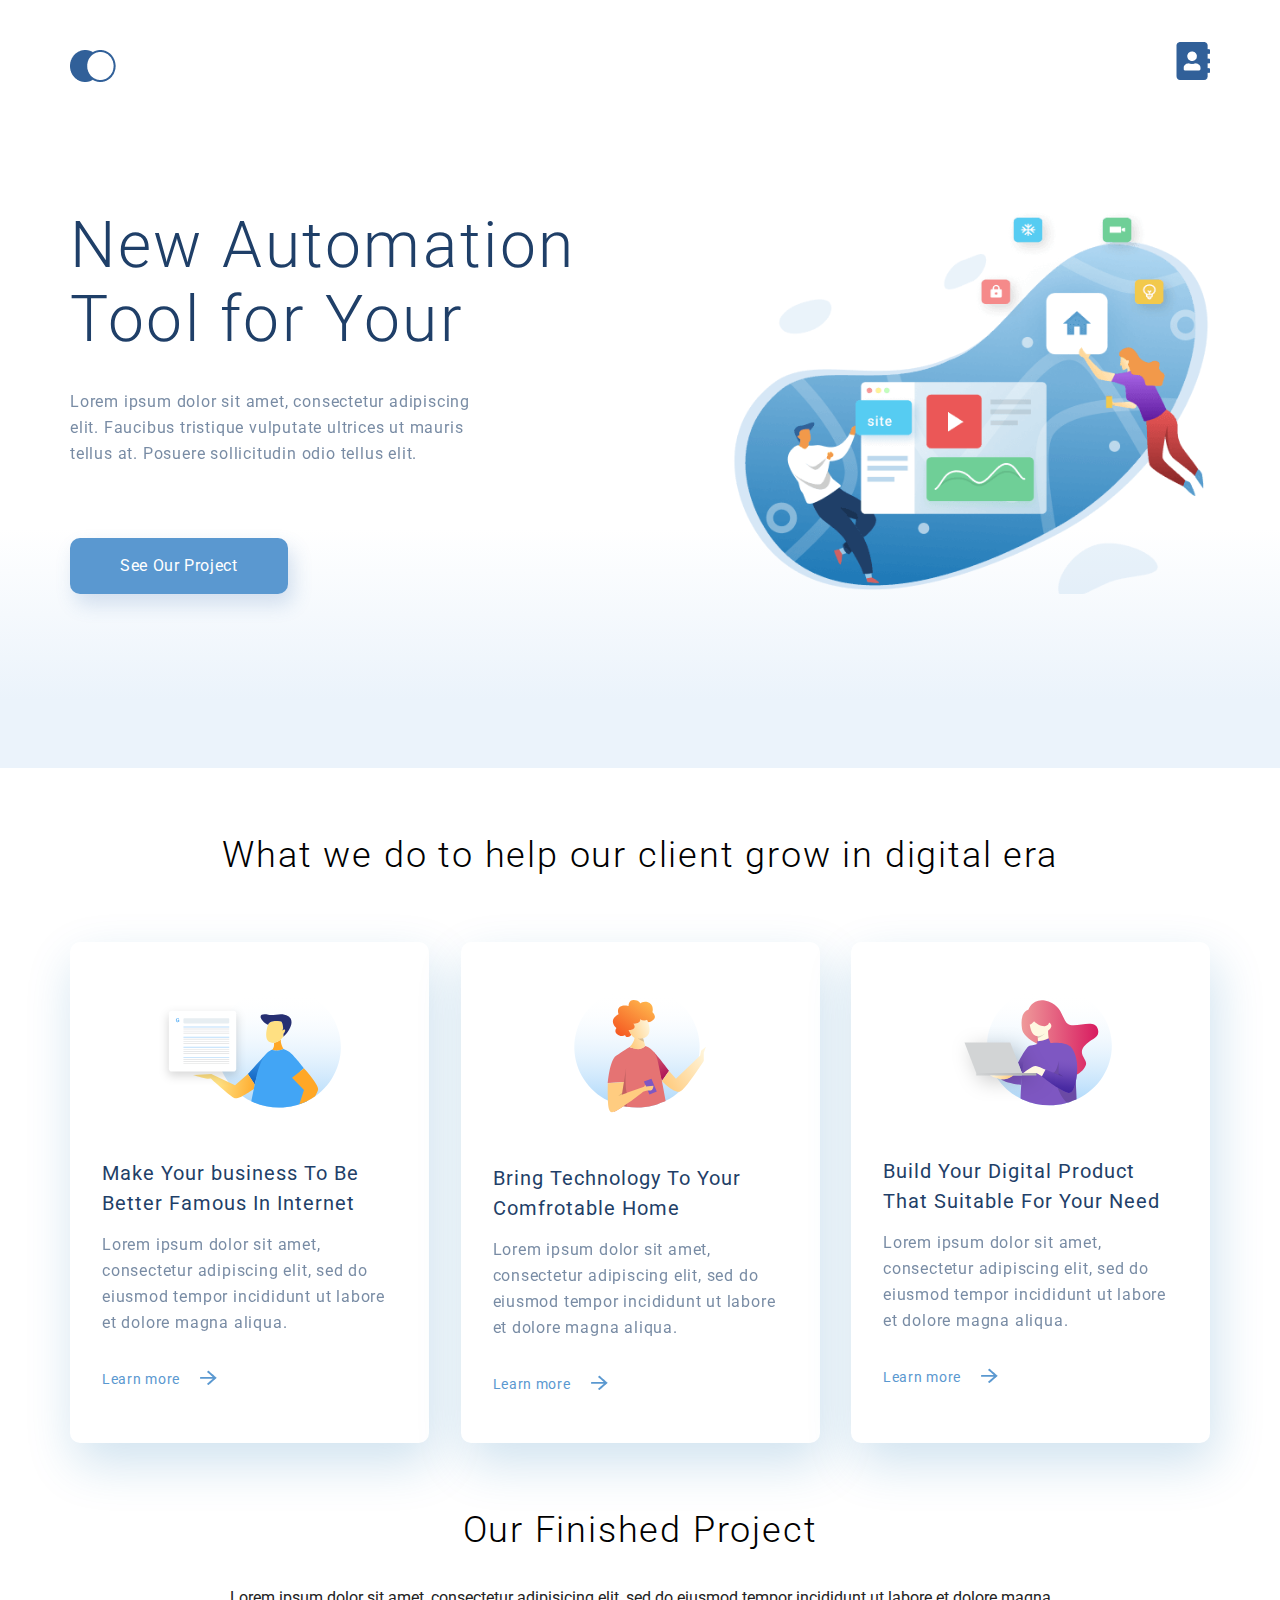
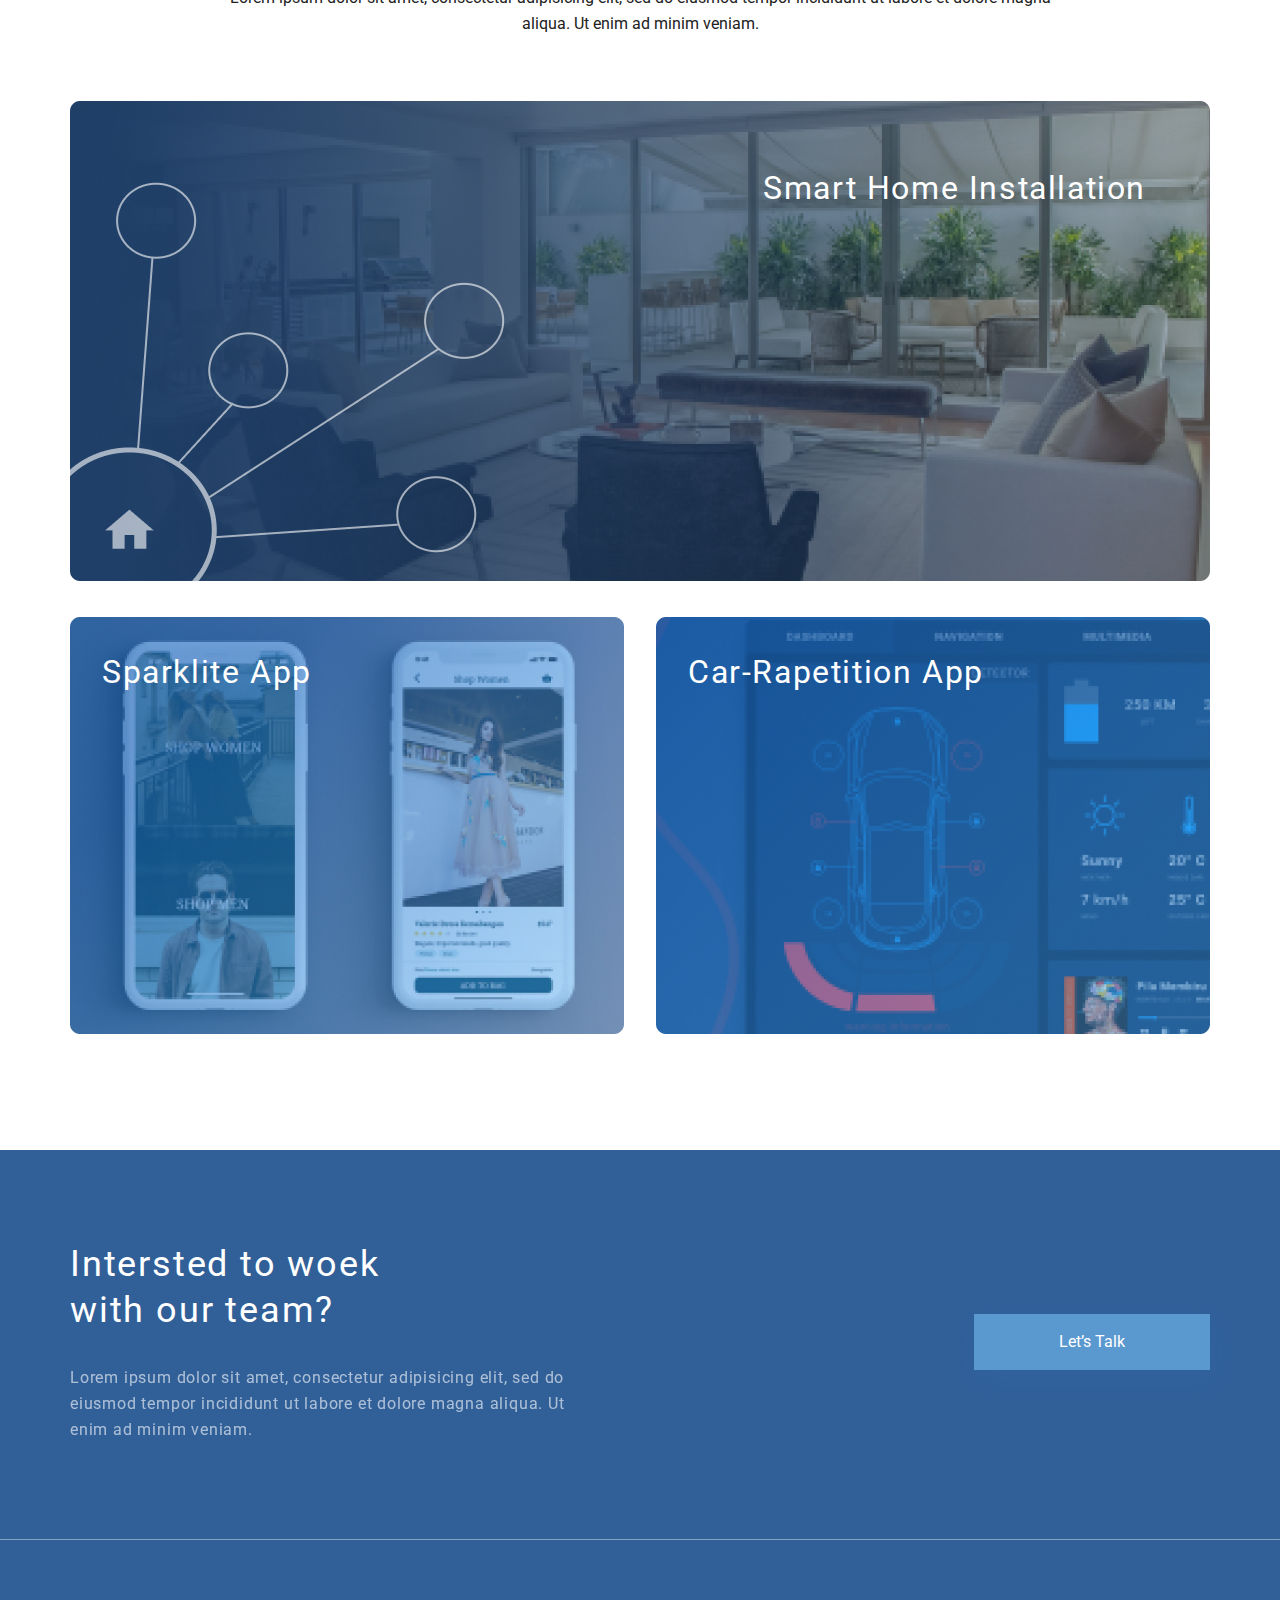
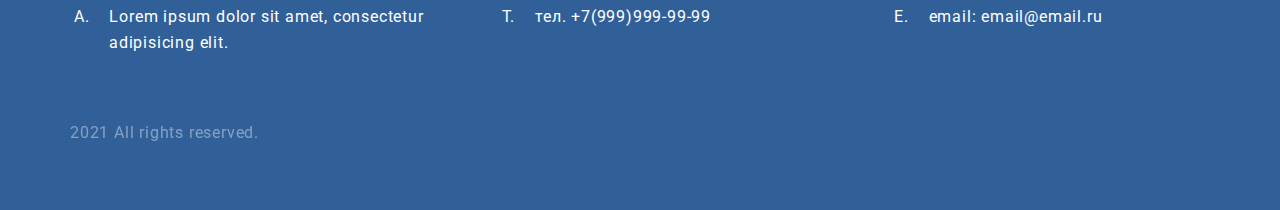
<file: index.html>
<!DOCTYPE html>
<html lang="en">

<head>
  <meta charset="UTF-8">
  <meta name="viewport" content="width=device-width, initial-scale=1.0">
  <title>ООО &laquo;Рога & Копыта&raquo;</title>
  <link rel="stylesheet" href="style.css">
  <link rel="preconnect" href="https://fonts.gstatic.com">
  <link href="https://fonts.googleapis.com/css2?family=Roboto:wght@300;400;700&display=swap" rel="stylesheet">
</head>

<body>
  <div class="top">
    <div class="container top__box">
      <ul class="header">
        <li><a href="index.html"><img src="img/logo.png" alt="logo"></a></li>
        <li><a href="contacts.html"><img src="img/address-book.png" alt="address-book"></a></li>
      </ul>
      <div class="top__info">
        <h1 class="top__heading">New Automation
          Tool for Your </h1>
        <p class="text top__text">Lorem ipsum dolor sit amet, consectetur adipiscing elit. Faucibus tristique vulputate
          ultrices ut mauris tellus at. Posuere sollicitudin odio tellus elit.</p>
        <a href="#" class="top__button">See Our Project</a>
      </div>
    </div>
  </div>

  <div class="what-we-do container">
    <h3 class="heading-h3">What we do to help our client grow in digital era</h3>
    <div class="cards">
      <div class="card">
        <img class="card__img" src="img/card-1.svg" alt="card-1">
        <h4 class="heading-h4">Make Your business To Be
          Better Famous In Internet</h4>
        <p class="text what-we-do_text">Lorem ipsum dolor sit amet, consectetur adipiscing elit, sed do eiusmod tempor
          incididunt ut labore et dolore magna aliqua. </p>
        <a href="#" class="card__link">Learn more <img src="img/vector.png" alt=""></a>
      </div>
      <div class="card">
        <img class="card__img" src="img/card-2.svg" alt="card-1">
        <h4 class="heading-h4">Bring Technology To Your
          Comfrotable Home</h4>
        <p class="text what-we-do_text">Lorem ipsum dolor sit amet, consectetur adipiscing elit, sed do eiusmod tempor
          incididunt ut
          labore et dolore magna aliqua. </p>
        <a href="#" class="card__link">Learn more <img src="img/vector.png" alt=""></a>
      </div>
      <div class="card">
        <img class="card__img" src="img/card-3.svg" alt="card-1">
        <h4 class="heading-h4">Build Your Digital Product
          That Suitable For Your Need</h4>
        <p class="text what-we-do_text">Lorem ipsum dolor sit amet, consectetur adipiscing elit, sed do eiusmod tempor
          incididunt ut
          labore et dolore magna aliqua. </p>
        <a href="#" class="card__link">Learn more <img src="img/vector.png" alt=""></a>
      </div>
    </div>
  </div>

  <div class="total container">
    <h3 class="heading-h3">Our Finished Project</h3>
    <p class="text text_total">Lorem ipsum dolor sit amet, consectetur adipisicing elit, sed do eiusmod tempor
      incididunt ut labore et dolore magna aliqua. Ut enim ad minim veniam.</p>
    <div class="total__item">
      <img class=total__img src="img/project-1.jpg" alt="photo">
      <p class="total__text">Smart Home Installation</p>
    </div>
    <div class="total__parent">
      <div class="total__item total__item_margin">
        <img class=total__img src="img/project-2.jpg" alt="photo">
        <p class="total__text total__item_text">Sparklite App</p>
      </div>
      <div class="total__item">
        <img class=total__img src="img/project-3.jpg" alt="photo">
        <p class="total__text total__item_text">Car-Rapetition App</p>
      </div>
    </div>
  </div>

  <div class="footer">
    <div class="footer__container container">
      <div class="footer__top">
        <h3 class="heading-h3 footer__heading-h3">Intersted to woek <br> with our team?</h3>
        <p class="text footer__top_text">Lorem ipsum dolor sit amet, consectetur adipisicing elit, sed do eiusmod tempor
          incididunt ut labore et dolore magna aliqua. Ut enim ad minim veniam.
        </p>
      </div>
      <a href="#" class="footer__button">Let’s&nbsp;Talk</a>
    </div>
    <hr>
    <div class="footer__bottom container">
      <ol class="footer__info">
        <li>Lorem ipsum dolor sit amet, consectetur adipisicing elit.</li>
        <li>тел. +7(999)999-99-99</li>
        <li>email: email@email.ru</li>
      </ol>
      <div class="footer__rite">
        <p class="text footer__rite_text">2021 All rights reserved.</p>
      </div>
    </div>
  </div>
</body>

</html>
</file>
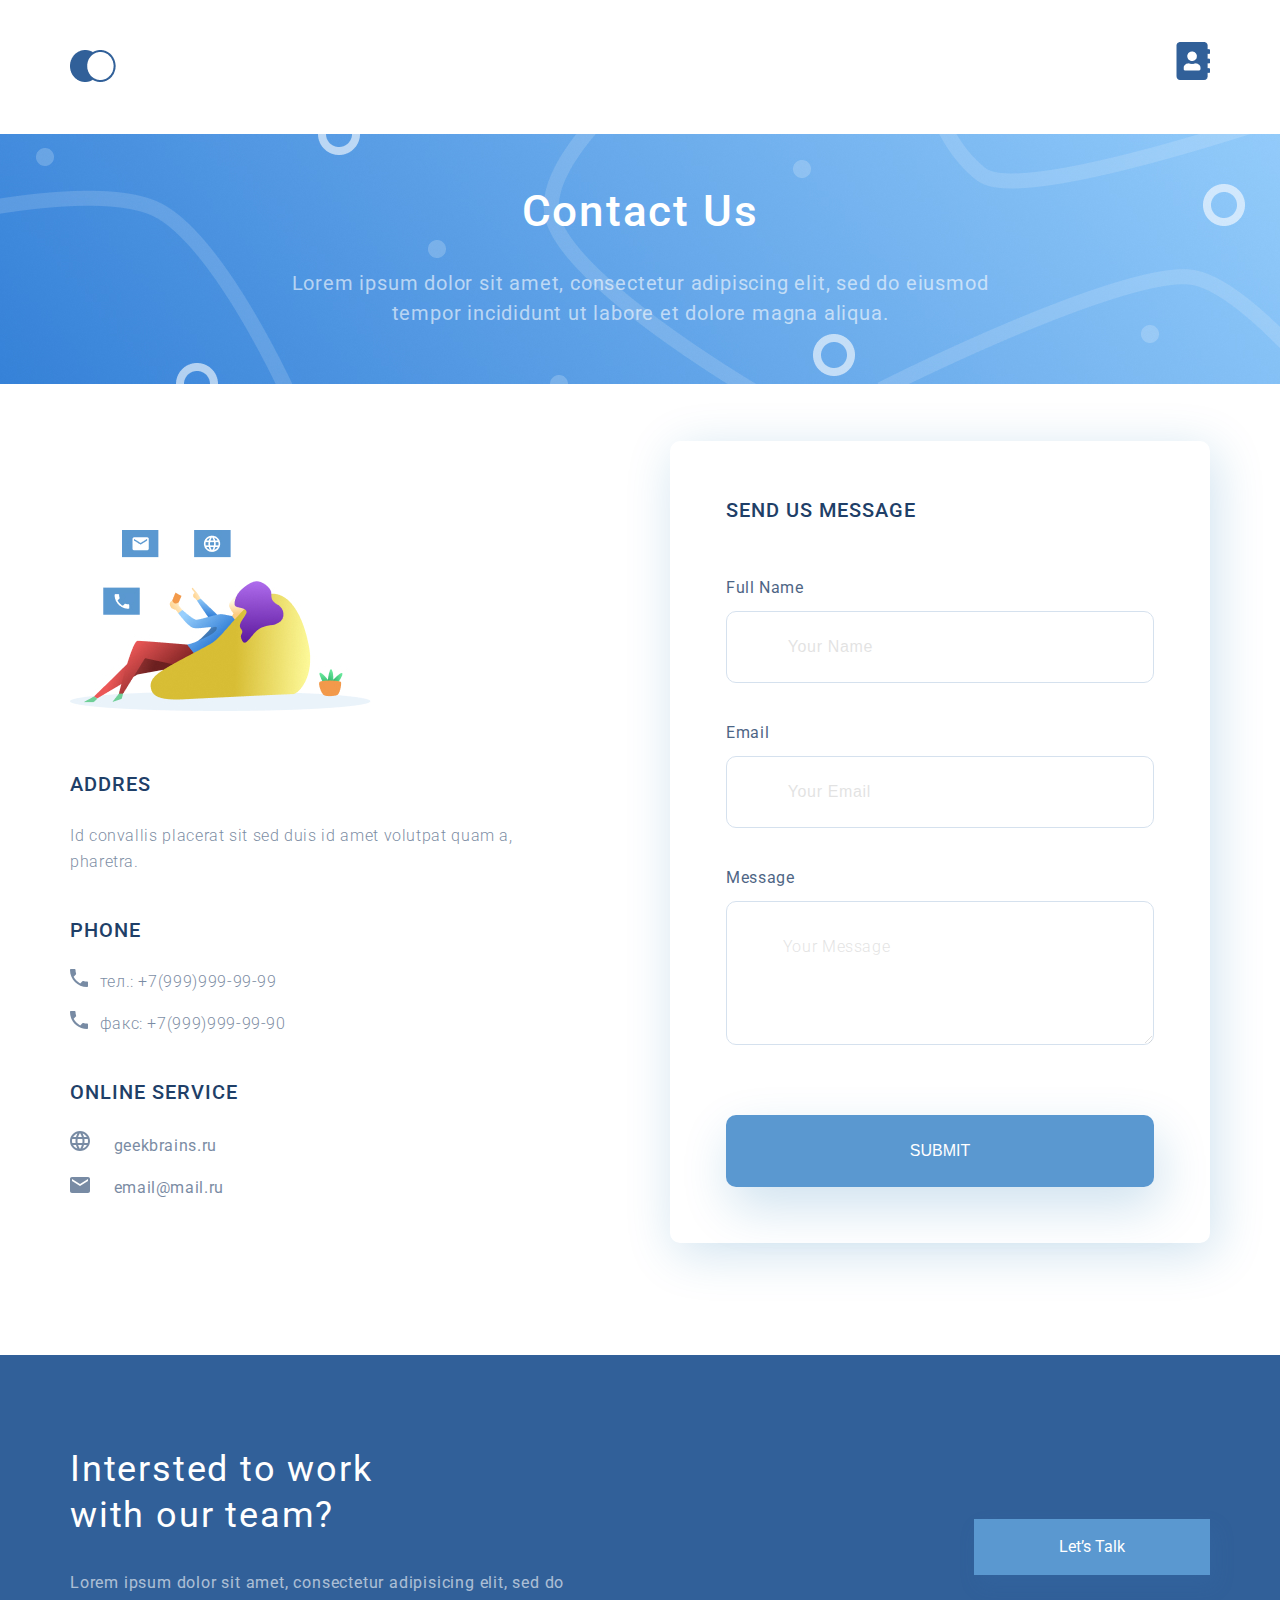
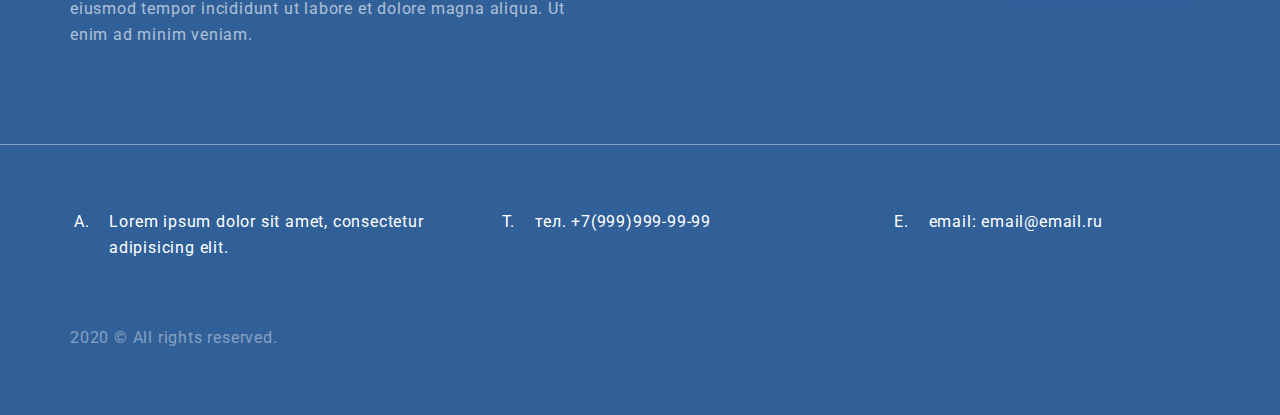
<file: contacts.html>
<!DOCTYPE html>
<html lang="en">

<head>
    <meta charset="UTF-8" />
    <meta http-equiv="X-UA-Compatible" content="IE=edge" />
    <meta name="viewport" content="width=device-width, initial-scale=1.0" />
    <title>ООО "Рога & Копыта"</title>
    <link rel="stylesheet" href="style.css">
    <link rel="preconnect" href="https://fonts.gstatic.com">
    <link href="https://fonts.googleapis.com/css2?family=Roboto:wght@300;400;500;700&display=swap" rel="stylesheet">
</head>

<body>
    <div class="contact_top">
        <div class="container">
            <ul class="header">
                <li><a href="index.html"><img src="img/logo.png" alt="logo"></a></li>
                <li><a href="contacts.html"><img src="img/address-book.png" alt="address-book"></a></li>
            </ul>
        </div>
        <div class="contact_top__heder">
            <div class="contact_top__info">
                <h2 class="heading-h2">Contact Us</h2>
                <p class="text contact_top__info-text">Lorem ipsum dolor sit amet, consectetur adipiscing elit, sed
                    do
                    eiusmod tempor incididunt ut labore et dolore magna aliqua. </p>
            </div>
        </div>
    </div>
    <form action="#" class="container main">
        <div class="contacts-info">
            <img class=contact_main__img src="img/contact-img.jpg" alt="Обратна сввязь">
            <h4 class="heading-h4 contacts-h4">ADDRES</h4>
            <p class="contact-text">Id convallis placerat sit sed duis id amet volutpat quam a, pharetra.</p>
            <h4 class="heading-h4 contacts-h4">PHONE</h4>
            <ul class="main__phone">
                <li class="contact-text"> тел.: +7(999)999-99-99</li>
                <li class="contact-text"> факс: +7(999)999-99-90</li>
            </ul>
            <h4 class="heading-h4 contacts-h4">ONLINE SERVICE</h4>
            <ul class="main__ul">
                <li class="contact-text contact-text-online">
                    <img class="li_img" src="img/world.svg" alt="img">
                    geekbrains.ru</li>
                <li class="contact-text contact-text-online">
                    <img class="li_img" src="img/mail.svg" alt="img">
                    email@mail.ru</li>
            </ul>
        </div>
        <div class="send-message">
            <h4 class="heading-h4 contacts-h4 contacts-h4__meed">SEND US MESSAGE</h4>
            <label class="inputText__name" for="text">Full Name</label>
            <input class="inputText " type="text" size="28" placeholder="
            Your Name">

            <label for="email">Email</label>
            <input class="inputText" type="email" size="33" placeholder="
            Your Email">

            <label for="textarea">Message</label>
            <textarea class="inputText inputText__area" rows="15" cols="38" name="textarea" placeholder="
            Your Message"></textarea>
            <button class="message_button" type="submit">submit</button>
        </div>
    </form>
    <div class="map__container_big">
        <script type="text/javascript" charset="utf-8" async
            src="https://api-maps.yandex.ru/services/constructor/1.0/js/?um=constructor%3A77b8a2f7bc6ad447eea1186fc65433d9a99421835d40efca292f19af7b0124b5&amp;width=100%25&amp;height=480&amp;lang=ru_RU&amp;scroll=true">
        </script>
    </div>
    <div class="map__container_med">
        <script type="text/javascript" charset="utf-8" async
            src="https://api-maps.yandex.ru/services/constructor/1.0/js/?um=constructor%3A77b8a2f7bc6ad447eea1186fc65433d9a99421835d40efca292f19af7b0124b5&amp;width=100%25&amp;height=392&amp;lang=ru_RU&amp;scroll=true">
        </script>
    </div>
    <div class="map__container_smoll">
        <script type="text/javascript" charset="utf-8" async
            src="https://api-maps.yandex.ru/services/constructor/1.0/js/?um=constructor%3A77b8a2f7bc6ad447eea1186fc65433d9a99421835d40efca292f19af7b0124b5&amp;width=100%25&amp;height=349&amp;lang=ru_RU&amp;scroll=true">
        </script>
    </div>
    <div class="footer">
        <div class="footer__container container">
            <div class="footer__top">
                <h3 class="heading-h3 footer__heading-h3">Intersted to work <br> with our team?</h3>
                <p class="text footer__top_text">Lorem ipsum dolor sit amet, consectetur adipisicing elit, sed do
                    eiusmod tempor
                    incididunt ut labore et dolore magna aliqua. Ut enim ad minim veniam.
                </p>
            </div>
            <a href="#" class="footer__button">Let’s&nbsp;Talk</a>
        </div>
        <hr>
        <div class="footer__bottom container">
            <ol class="footer__info">
                <li>Lorem ipsum dolor sit amet, consectetur adipisicing elit.</li>
                <li>тел. +7(999)999-99-99</li>
                <li>email: email@email.ru</li>
            </ol>
            <div class="footer__rite">
                <p class="text footer__rite_text">2020 © All rights reserved.</p>
            </div>
        </div>
    </div>
</body>

</html>
</file>
<file: style.css>
* {
    margin: 0;
    padding: 0;
}

body {
    font-family: Roboto;
    font-style: normal;
    font-weight: normal;
}

.text {
    font-size: 16px;
    line-height: 26px;
    color: #1F3F68;
    font-weight: 400;
}

.container {
    max-width: 1140px;
    margin: 0 auto;
}

.top {
    min-height: 768px;
    background: linear-gradient(0deg, #EBF3FB 8.84%, rgba(152, 195, 232, 0) 31.12%);
}

.header {
    display: flex;
    justify-content: space-between;
    margin-top: 42px;
    list-style-type: none;
}

.top__box {
    display: flex;
    flex-direction: column;
    height: 100%;
}

.top__info {
    margin-top: 115px;
    flex-grow: 1;
    background-image: url(img/illustration.png);
    background-repeat: no-repeat;
    background-position: right top;
    background-size: 42%;
}

.top__heading {
    width: 510px;
    font-weight: 300;
    font-size: 64px;
    line-height: 74px;
    letter-spacing: 0.04em;
    color: #1F3F68;
    margin-bottom: 32px;
}

.top__text {
    width: 425px;
    font-size: 16px;
    line-height: 26px;
    letter-spacing: 0.05em;
    color: #1F3F68;
    opacity: 0.6;
}

.top__button {
    font-size: 16px;
    line-height: 26px;
    text-align: center;
    letter-spacing: 0.04em;
    color: #FFFFFF;
    background: #5A98D0;
    box-shadow: 5px 10px 20px rgba(53, 110, 173, 0.2);
    border-radius: 10px;
    padding: 15px 50px;
    text-decoration: none;
    display: inline-block;
    margin-top: 71px;
}

.heading-h2 {
    font-weight: 500;
    font-size: 44px;
    text-align: center;
    line-height: 74px;
    letter-spacing: 0.04em;
    color: #FFFFFF;
    margin-top: 40px;
}

.heading-h3 {
    font-size: 36px;
    text-align: center;
    font-weight: 300;
    line-height: 46px;
    letter-spacing: 0.05em;
    color: #000000;
}


.what-we-do {
    padding: 64px 0
}

.cards {
    display: flex;
    justify-content: space-between;
    padding-top: 64px;
}

.card {
    width: 359px;
    padding: 44px 32px;
    box-sizing: border-box;
    background: #FFFFFF;
    box-shadow: 5px 20px 50px rgba(16, 112, 177, 0.2);
    border-radius: 10px;
    display: flex;
    flex-direction: column;
}

.card__img {
    margin-bottom: 50px;
    align-self: center;
}

.card__link img {
    padding-left: 20px;
    position: absolute;
    padding-top: 6px;
}

.heading-h4 {
    font-size: 20px;
    font-weight: 400;
    line-height: 30px;
    color: #1F3F68;
    letter-spacing: 0.05em;
    margin-bottom: 14px;
}

.what-we-do_text {
    font-size: 16px;
    line-height: 26px;
    letter-spacing: 0.05em;
    color: #1F3F68;
    opacity: 0.6;
}


.card__link {
    font-size: 14px;
    line-height: 30px;
    letter-spacing: 0.05em;
    color: #5A98D0;
    text-decoration: none;
    margin-top: 28px;
}

.text_total {
    width: 75%;
    margin: 32px auto 64px;
    text-align: center;
    color: #222222;
}


.total__parent {
    display: flex;
    justify-content: space-between;
    margin-top: 32px;
}

.total__item {
    position: relative;
    flex-grow: 1;
}

.total__item_margin {
    margin-right: 32px;
}

.total__img {
    width: 100%;
}

.total__text {
    font-size: 32px;
    line-height: 46px;
    text-align: right;
    letter-spacing: 0.05em;
    color: #FFFFFF;
    position: absolute;
    top: 64px;
    right: 64px;
}

.total__item_text {
    text-align: left;
    top: 32px;
    left: 32px;
}

.footer {
    background: #316099;
    padding-top: 91px;
    margin-top: 112px;
}

.footer__bottom {
    max-width: 1140px;
    margin: 0 auto;
}

.footer__top {
    width: 495px;
}

.footer__container {
    display: flex;
    justify-content: space-between;
    max-width: 1140px;
    margin: 0 auto;
}

.footer__heading-h3 {
    width: 340px;
    font-weight: 400;
    text-align: left;
    font-size: 36px;
    line-height: 46px;
    letter-spacing: 0.05em;
    color: #FFFFFF;
    margin-bottom: 32px;
}

.footer__top_text {
    font-weight: 400;
    letter-spacing: 0.05em;
    color: #FFFFFF;
    opacity: 0.6;
}

.footer__button {
    background: #5A98D0;
    box-shadow: 5px 10px 20px rgba(53, 110, 173, 0.2);
    border-radius: 0;
    padding: 15px 85px;
    text-decoration: none;
    display: inline-block;
    margin-top: 73px;
    margin-bottom: 73px;
    color: #FFFFFF;
    font-size: 16px;
    line-height: 26px;
}

hr {
    margin-top: 96px;
    margin-bottom: 64px;
    opacity: 0.4;
    border: none;
    border-bottom: 1px solid #ffffff;
}

.footer__info {
    display: flex;
    justify-content: space-between;
    font-size: 16px;
    line-height: 26px;
    letter-spacing: 0.05em;
    color: #FFFFFF;
    list-style-type: none;
}

.footer__info li {
    width: 316px;
    padding-left: 19px;
    margin-left: 20px;
}

.footer__info li:nth-child(1)::before {
    content: "A.";
    padding-right: 20px;
    margin-left: -2.2em;
}

.footer__info li:nth-child(2)::before {
    content: "T.";
    padding-right: 20px;
}

.footer__info li:nth-child(3)::before {
    content: "E.";
    padding-right: 20px;
}

.footer__rite_text {
    font-size: 16px;
    line-height: 26px;
    padding: 64px 0;
    letter-spacing: 0.05em;
    color: #FFFFFF;
    opacity: 0.4;
}

.contact_top__heder {
    position: relative;
    flex-grow: 1;
    overflow: hidden;
    width: 1366px;
    height: 250px;
    margin: 40px calc(50% - 1366px/2) 57px;

    background-image: url(img/contact-us.jpg);
    /* background-size: cover; */

}

.contact_top__img {
    position: absolute;
    left: -100%;
    right: -100%;
    top: -100%;
    bottom: -100%;
    margin: auto;
    min-height: 100%;
    min-width: 100%;
}

.contact_top__info {
    position: absolute;
    top: 0px;
    margin: 0 calc(50% - 380px);
}


.contact_top__info-text {
    font-size: 20px;
    line-height: 30px;
    text-align: center;
    letter-spacing: 0.04em;
    color: rgba(255, 255, 255, 0.6);
    padding-top: 20px;
}

.main {
    display: flex;
    justify-content: space-between;
    margin-bottom: 96px;
}

.contacts-h4 {
    font-weight: 500;
    margin-top: 40px;
    margin-bottom: 24px;
}

.contacts-info {
    margin-right: 100px;
}

.contact-text {
    font-weight: 300;
    font-size: 16px;
    line-height: 26px;
    letter-spacing: 0.04em;
    color: #1F3F68;
    opacity: 0.6;
    margin-bottom: 16px
}

.main__ul {
    list-style: none;
}

.main__phone {
    list-style-image: url(img/phone.svg);
    list-style-position: inside;
}

.li_img {
    margin-right: 19px;
}

.contact-text-online {
    font-weight: normal;
}

.contact_main__img {
    margin-bottom: 14px;
    margin-top: 89px;
}

label {
    font-size: 16px;
    line-height: 30px;
    letter-spacing: 0.04em;
    color: #1F3F68;
    opacity: 0.8;
    margin-bottom: 8px;
}

.inputText__name {
    margin-top: 24px;
}

.send-message {
    width: 540px;
    padding: 14px 56px 56px;
    box-sizing: border-box;
    background: #FFFFFF;
    box-shadow: 5px 10px 50px rgba(16, 112, 177, 0.2);
    border-radius: 10px;
    display: flex;
    flex-direction: column;
}

.inputText {
    border: 1px solid #356EAD;
    box-sizing: border-box;
    border-radius: 10px;
    width: 428px;
    height: 72px;
    opacity: 0.4;
    margin-bottom: 35px;


    font-weight: 300;
    font-size: 16px;
    line-height: 30px;
    letter-spacing: 0.04em;
    color: #1F3F68;
    opacity: 0.2;

}

.inputText__area::-webkit-input-placeholder {
    font-family: Roboto;
}

.inputText__area::-moz-placeholder {
    font-family: Roboto;
}

.inputText__area:-ms-input-placeholder {
    font-family: Roboto;
}

.inputText__area:-moz-placeholder {
    font-family: Roboto;
}



.inputText__area {
    height: 144px;
    margin-bottom: 70px;
}


.map__container_med {
    display: none;
}

.map__container_smoll {
    display: none;
}

.map__container_big {
    display: block;
    margin-left: Calc(50% - 570px);
    margin-right: Calc(50% - 570px);
}


.message_button {
    background: #5A98D0;
    box-shadow: 5px 20px 50px rgba(16, 112, 177, 0.2);
    border-radius: 10px;
    font-weight: 500;
    font-size: 16px;
    line-height: 72px;
    /* text-align: center; */
    color: #FFFFFF;
    text-transform: uppercase;
    border: none;
}




@media(max-width: 1024px) {
    .container {
        padding-left: 32px;
        padding-right: 32px;
    }

    .top__info {
        background-position: right bottom;
    }

    .cards {
        flex-direction: column;
        align-items: center;
    }

    .card {
        width: 336px;
        padding: 40px 30px;
        margin-bottom: 32px;
    }

    .card__img {
        margin-bottom: 40px;
        height: 113px;
    }

    .total__text {
        font-size: 28px;
        line-height: 46px;
        right: 0;
    }

    .total__item_text {
        top: 19px;
        left: 19px;
    }

    .footer__container {
        padding: 0 124px;
    }

    hr {
        margin: 64px 0;
    }

    .footer {
        margin-top: 112px;
        padding-top: 48px;
    }

    .footer__info {
        display: flex;
        flex-direction: column;
    }

    .footer__info li {
        margin-bottom: 24px;
        width: 100%;
        padding-left: 0;
        margin-left: 0;
    }

    .footer__info li:nth-child(1)::before {
        padding-right: 37px;
        margin-left: 0;
    }

    .footer__info li:nth-child(2)::before {
        padding-right: 37px;
    }

    .footer__info li:nth-child(3)::before {
        padding-right: 37px;
    }

    .footer__top_text {
        width: 336px;
    }

    .footer__button {
        padding: 2px 34px;
        margin-top: 124px;
        margin-bottom: 73px;
    }

    .footer__bottom {
        padding-left: 125px;
        padding-right: 125px;
    }

    .footer__rite_text {
        padding: 20px 0 64px;
    }

    .contact_top__heder {
        width: 768px;
        margin: 46px calc(50% - 768px/2) 64px;
    }

    .contact_top__info {
        margin: 0 calc(50% - 260px);
    }

    .contact_main__img {
        margin-top: 0px;
    }

    .main {
        display: flex;
        flex-direction: column;
        align-items: center;
        margin-bottom: 64px;
    }

    .contacts-info {
        margin-left: Calc(50% - 150px);
        margin-right: Calc(50% - 150px);
    }

    .contacts-h4__meed {
        padding-right: 260px;
    }

    .send-message {
        width: 520px;
        padding: 14px 54px 54px;
    }

    .inputText {
        width: 412px;
    }

    .inputText__area {
        height: 140px;
    }

    .map__container_big {
        display: none;
    }

    .map__container_smoll {
        display: none;
    }

    .map__container_med {
        display: block;
        margin-left: Calc(50% - 384px);
        margin-right: Calc(50% - 384px);
    }
}



@media(max-width: 667px) {
    .top {
        min-height: 376px;
        padding-bottom: 41px;
        box-sizing: border-box;
    }

    .top__info {
        margin-top: 36px;
        display: flex;
        flex-direction: column;
        align-items: center;
        background-image: none;
    }

    .top__heading {
        font-weight: 300;
        font-size: 32px;
        line-height: 37px;
        width: 100%;
        text-align: center;
        margin-bottom: 12px;
    }

    .top__text {
        width: 100%;
        text-align: center;
    }

    .top__button {
        font-size: 12px;
        line-height: 26px;
        padding: 1px 9px;
        margin: 40px auto;
    }

    .heading-h3 {
        font-size: 24px;
        line-height: 28px;
    }

    .what-we-do {
        padding: 48px 19px 32px;
    }

    .cards {
        padding-top: 32px;
    }

    .card {
        width: 100%;
        padding: 40px 30px 21px;
    }

    .card__img {
        margin-bottom: 42px;
        height: 117px;
    }

    .card__link {
        margin-top: 40px;
    }

    .text_total {
        width: 100%;
    }

    .total__text {
        font-size: 16px;
        line-height: 19px;
        top: 16px;
        right: 16px;
    }

    .total__item_text {
        top: 26px;
        left: 16px;
    }

    .total__parent {
        flex-direction: column;
        margin-top: 16px;
    }

    .total__item_margin {
        margin-right: 0;
        margin-bottom: 16px;
    }

    .total__item {
        margin-bottom: 32px;
    }


    .footer {
        padding-top: 18px;
        margin-top: 32px;
    }

    .footer__top {
        width: 100%;
    }

    .footer__heading-h3 {
        width: 100%;
        text-align: center;
    }

    .footer__top_text {
        text-align: center;
        width: 100%;
    }

    .footer__container {
        flex-direction: column;
        padding: 0 16px;

    }

    .footer__button {
        margin-top: 40px;
        margin-bottom: 40px;
        padding: 3px 21px;
        align-self: center;
    }

    hr {
        margin-top: 0px;
        margin-bottom: 32px;
    }

    .footer__bottom {
        padding: 0 16px;
    }

    .footer__info {
        display: flex;
        flex-direction: column;
        line-height: 19px;
    }

    .footer__info li {
        margin-bottom: 17px;

        max-width: 90%;
        padding-left: 50px;
    }

    .footer__info li:nth-child(1)::before {
        padding-right: 23px;
        margin-left: -2.8em;
    }

    .footer__info li:nth-child(2)::before {
        padding-right: 23px;
        margin-left: -2.8em;
    }

    .footer__info li:nth-child(3)::before {
        padding-right: 23px;
        margin-left: -2.8em;
    }

    .footer__rite_text {
        padding: 15px 0 32px;
        text-align: center;
    }


    .header {
        margin-top: 18px;
    }

    .contact_top__heder {
        width: 375px;
        margin: 20px calc(50% - 375px/2) 46px;
    }

    .heading-h2 {
        font-size: 24px;
        line-height: 28px;
        margin-top: 48px;
    }

    .contact_top__info-text {
        font-size: 16px;
    }

    .contacts-h4 {
        margin-top: 32px;
        margin-bottom: 24px;
    }

    .contacts-h4__meed {
        padding-right: 0;
    }

    .send-message {
        width: 342px;
        padding: 0 35px 36px;
        margin-top: 16px;
    }

    .contact_top__info {
        margin: 0 calc(50% - 188px);
    }

    .inputText {
        width: 272px;
        height: 46px;
        margin-bottom: 20px;
    }

    .inputText__area {
        height: 93px;
    }

    .message_button {
        line-height: 46px;
        width: 272px;
    }


    .map__container_med {
        display: none;
    }

    .map__container_smoll {
        display: block;
        margin-left: Calc(50% - 188px);
        margin-right: Calc(50% - 188px);

    }

    .map__container_big {
        display: none;
    }



}
</file>
